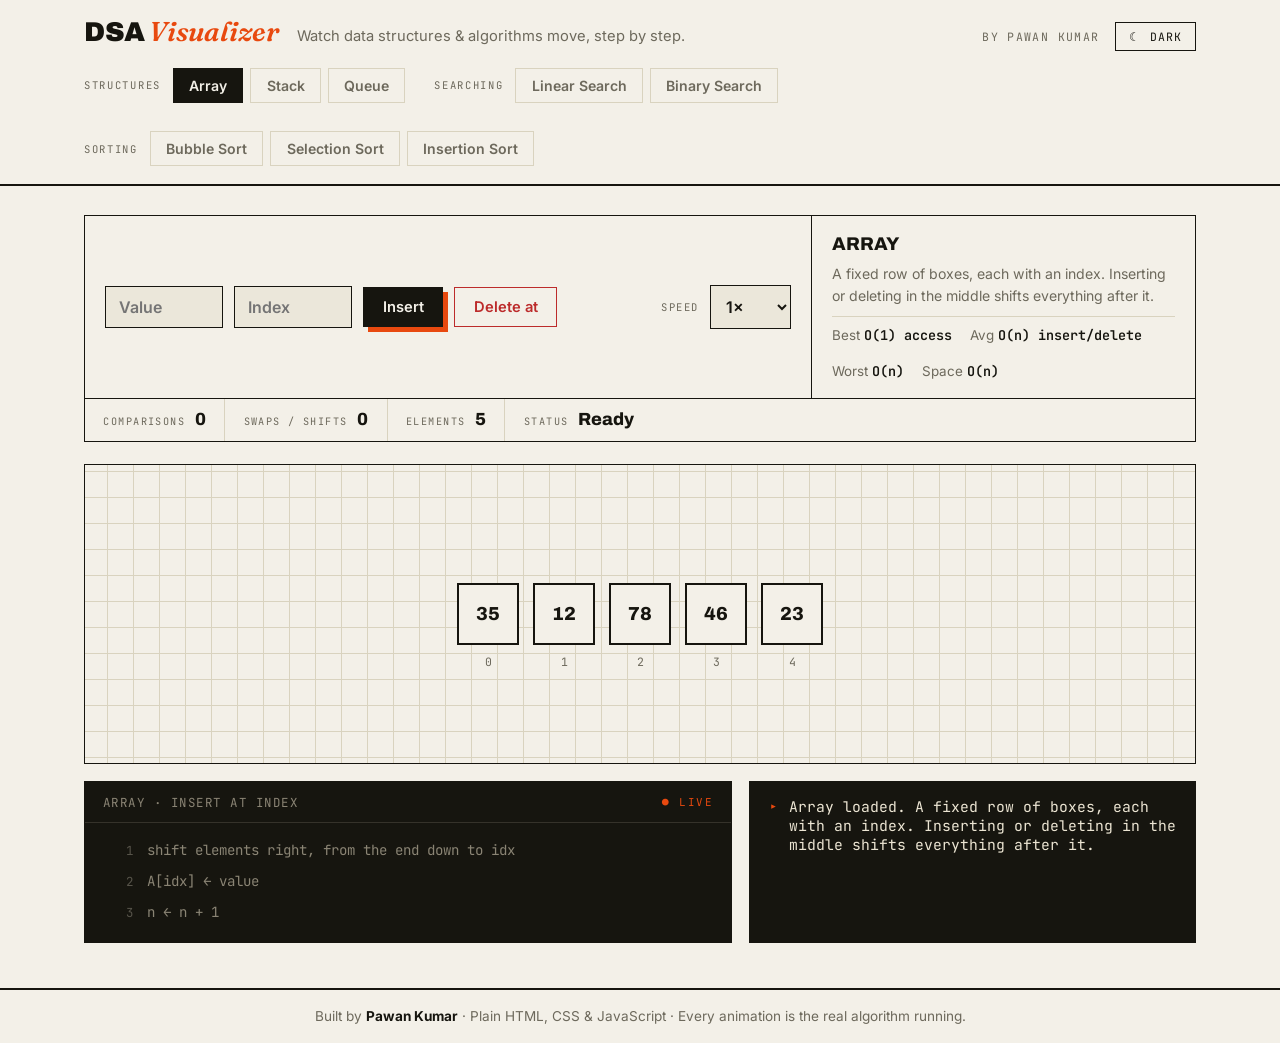
<file: DSA Visualizer/index.html>
<!DOCTYPE html>
<html lang="en">

<head>
    <meta charset="UTF-8">
    <meta name="viewport" content="width=device-width, initial-scale=1.0">
    <title>DSA Visualizer — by Pawan Kumar</title>
    <meta name="description" content="Watch data structures and algorithms move step by step: arrays, stacks, queues, searching and sorting — visualised live.">
    <link rel="preconnect" href="https://fonts.googleapis.com">
    <link rel="preconnect" href="https://fonts.gstatic.com" crossorigin>
    <link href="https://fonts.googleapis.com/css2?family=Archivo:wght@600;700;800;900&family=Fraunces:ital,opsz,wght@1,9..144,500;600&family=Inter:wght@400;500;600;700&family=JetBrains+Mono:wght@400;600&display=swap" rel="stylesheet">
    <style>
        /* ============================================================
           Editorial design system — shared with the SMS web UI.
           Warm paper, black ink, hairline rules, one vermilion accent.
           No gradients, no glass, no glow: print, not AI slop.
           ============================================================ */

        :root {
            --paper: #f3f0e8;
            --paper-2: #ebe7da;
            --ink: #16150f;
            --muted: #6d695c;
            --line: #d9d3bf;
            --rule: #16150f;
            --accent: #e8490f;
            --good: #2e7d4f;
            --warn: #bd7f0e;
            --bad: #bc2b2b;
            --code-bg: #16150f;
            --code-ink: #ece5d3;
            --code-dim: #8a8474;
            --shadow: 5px 5px 0 var(--accent);
            --ease: cubic-bezier(0.22, 1, 0.36, 1);
        }

        [data-theme="dark"] {
            --paper: #131311;
            --paper-2: #1b1b18;
            --ink: #ece7da;
            --muted: #98937f;
            --line: #2e2d26;
            --rule: #ece7da;
            --accent: #ff5a1f;
            --good: #4cb67d;
            --warn: #e0a33c;
            --bad: #e05d5d;
            --code-bg: #0a0a09;
            --code-ink: #ece5d3;
            --code-dim: #7d7867;
            --shadow: 5px 5px 0 var(--accent);
        }

        * {
            box-sizing: border-box;
            margin: 0;
            padding: 0;
        }

        html {
            scroll-behavior: smooth;
        }

        body {
            font-family: "Inter", "Segoe UI", system-ui, sans-serif;
            background: var(--paper);
            color: var(--ink);
            min-height: 100vh;
            display: flex;
            flex-direction: column;
            transition: background 0.3s ease, color 0.3s ease;
        }

        ::selection {
            background: var(--accent);
            color: #fff;
        }

        button, input, select {
            font-family: inherit;
        }

        /* ---------- header ---------- */

        header {
            border-bottom: 2px solid var(--rule);
            position: sticky;
            top: 0;
            z-index: 50;
            background: var(--paper);
        }

        .header-in {
            max-width: 1160px;
            margin: 0 auto;
            padding: 1.15rem 1.5rem 1.05rem;
            display: flex;
            align-items: baseline;
            gap: 1.1rem;
            flex-wrap: wrap;
        }

        .brand {
            font-family: "Archivo", "Inter", sans-serif;
            font-size: 1.7rem;
            font-weight: 900;
            letter-spacing: -0.015em;
            text-transform: uppercase;
            line-height: 1;
        }

        .brand em {
            font-family: "Fraunces", Georgia, serif;
            font-style: italic;
            font-weight: 600;
            text-transform: none;
            letter-spacing: 0;
            color: var(--accent);
        }

        .tagline {
            color: var(--muted);
            font-size: 0.92rem;
        }

        .credit {
            margin-left: auto;
            font-family: "JetBrains Mono", monospace;
            font-size: 0.72rem;
            letter-spacing: 0.12em;
            color: var(--muted);
            text-transform: uppercase;
            display: flex;
            align-items: center;
            gap: 1rem;
        }

        .theme-btn {
            border: 1.5px solid var(--rule);
            background: transparent;
            color: var(--ink);
            padding: 0.38rem 0.8rem;
            cursor: pointer;
            font-family: "JetBrains Mono", monospace;
            font-size: 0.72rem;
            letter-spacing: 0.1em;
            text-transform: uppercase;
            transition: background 0.18s ease, color 0.18s ease;
        }

        .theme-btn:hover {
            background: var(--ink);
            color: var(--paper);
        }

        /* ---------- tabs ---------- */

        .tabs-wrap {
            max-width: 1160px;
            margin: 0 auto;
            padding: 0 1.5rem 1.15rem;
            display: flex;
            gap: 1.8rem;
            flex-wrap: wrap;
        }

        .tab-group {
            display: flex;
            align-items: center;
            gap: 0.45rem;
            flex-wrap: wrap;
        }

        .tab-group-label {
            font-family: "JetBrains Mono", monospace;
            font-size: 0.66rem;
            letter-spacing: 0.16em;
            color: var(--muted);
            text-transform: uppercase;
            margin-right: 0.3rem;
        }

        .tab-btn {
            background: transparent;
            color: var(--muted);
            border: 1.5px solid var(--line);
            padding: 0.48rem 0.95rem;
            border-radius: 0;
            cursor: pointer;
            font: inherit;
            font-weight: 600;
            font-size: 0.88rem;
            transition: color 0.18s ease, border-color 0.18s ease, background 0.18s ease;
        }

        .tab-btn:hover:not(:disabled) {
            color: var(--ink);
            border-color: var(--rule);
        }

        .tab-btn.active {
            background: var(--ink);
            border-color: var(--ink);
            color: var(--paper);
        }

        .tab-btn:disabled {
            opacity: 0.4;
            cursor: not-allowed;
        }

        /* ---------- layout ---------- */

        main {
            flex: 1;
            width: 100%;
            max-width: 1160px;
            margin: 0 auto;
            padding: 1.8rem 1.5rem 2.8rem;
        }

        .meta-grid {
            display: grid;
            grid-template-columns: 1.9fr 1fr;
            gap: 0;
            margin-bottom: 0;
            border: 1.5px solid var(--rule);
        }

        @media (max-width: 820px) {
            .meta-grid {
                grid-template-columns: 1fr;
            }
        }

        .card {
            background: var(--paper);
            border: 1.5px solid var(--rule);
        }

        .meta-grid .card {
            border: none;
        }

        .meta-grid .control-panel {
            border-right: 1.5px solid var(--rule);
        }

        @media (max-width: 820px) {
            .meta-grid .control-panel {
                border-right: none;
                border-bottom: 1.5px solid var(--rule);
            }
        }

        /* ---------- controls ---------- */

        .control-panel {
            padding: 1.15rem 1.25rem;
            display: flex;
            gap: 0.7rem;
            flex-wrap: wrap;
            align-items: center;
        }

        .control-panel .spacer {
            flex: 1;
        }

        .field-label {
            font-family: "JetBrains Mono", monospace;
            font-size: 0.66rem;
            letter-spacing: 0.14em;
            text-transform: uppercase;
            color: var(--muted);
        }

        input[type="number"] {
            background: var(--paper-2);
            border: 1.5px solid var(--rule);
            color: var(--ink);
            padding: 0.6rem 0.8rem;
            border-radius: 0;
            outline: none;
            font: inherit;
            font-weight: 600;
            width: 118px;
            transition: box-shadow 0.18s ease;
        }

        input[type="number"]:focus {
            box-shadow: 3px 3px 0 var(--accent);
        }

        select {
            background: var(--paper-2);
            border: 1.5px solid var(--rule);
            color: var(--ink);
            padding: 0.6rem 0.7rem;
            border-radius: 0;
            outline: none;
            font: inherit;
            font-weight: 600;
            cursor: pointer;
        }

        .btn {
            border: 1.5px solid var(--rule);
            background: var(--paper);
            color: var(--ink);
            padding: 0.6rem 1.15rem;
            border-radius: 0;
            cursor: pointer;
            font: inherit;
            font-weight: 600;
            font-size: 0.92rem;
            transition: background 0.18s ease, color 0.18s ease, transform 0.15s var(--ease), box-shadow 0.15s var(--ease), opacity 0.2s ease;
        }

        .btn:hover:not(:disabled) {
            background: var(--ink);
            color: var(--paper);
        }

        .btn:active:not(:disabled) {
            transform: translate(2px, 2px);
        }

        .btn.primary {
            background: var(--ink);
            color: var(--paper);
            box-shadow: var(--shadow);
        }

        .btn.primary:hover:not(:disabled) {
            background: var(--accent);
            border-color: var(--accent);
            color: #fff;
        }

        .btn.danger {
            border-color: var(--bad);
            color: var(--bad);
            background: transparent;
        }

        .btn.danger:hover:not(:disabled) {
            background: var(--bad);
            color: #fff;
        }

        .btn:disabled {
            opacity: 0.38;
            cursor: not-allowed;
        }

        /* ---------- info card ---------- */

        .info-card {
            padding: 1.15rem 1.25rem;
            display: flex;
            flex-direction: column;
            gap: 0.55rem;
            justify-content: center;
        }

        .info-title {
            font-family: "Archivo", "Inter", sans-serif;
            font-weight: 800;
            font-size: 1.15rem;
            letter-spacing: 0;
            text-transform: uppercase;
        }

        .info-blurb {
            color: var(--muted);
            font-size: 0.88rem;
            line-height: 1.55;
        }

        .cx-row {
            display: flex;
            gap: 1.1rem;
            flex-wrap: wrap;
            font-size: 0.84rem;
            color: var(--muted);
            border-top: 1px solid var(--line);
            padding-top: 0.6rem;
        }

        .cx-row b {
            color: var(--ink);
            font-family: "JetBrains Mono", monospace;
            font-weight: 600;
            font-size: 0.84rem;
        }

        /* ---------- stats ---------- */

        .stats {
            display: flex;
            flex-wrap: wrap;
            border: 1.5px solid var(--rule);
            border-top: none;
            margin-bottom: 1.4rem;
            background: var(--paper);
        }

        .stat {
            padding: 0.7rem 1.15rem;
            display: flex;
            align-items: baseline;
            gap: 0.6rem;
            border-right: 1px solid var(--line);
        }

        .stat:last-child {
            border-right: none;
        }

        .stat .k {
            font-family: "JetBrains Mono", monospace;
            font-size: 0.64rem;
            letter-spacing: 0.14em;
            text-transform: uppercase;
            color: var(--muted);
        }

        .stat .v {
            font-family: "Archivo", "Inter", sans-serif;
            font-weight: 800;
            font-size: 1.1rem;
        }

        /* ---------- stage ---------- */

        .stage {
            min-height: 300px;
            padding: 3rem 2rem;
            display: flex;
            align-items: center;
            justify-content: center;
            gap: 14px;
            overflow-x: auto;
            background-image:
                linear-gradient(var(--line) 1px, transparent 1px),
                linear-gradient(90deg, var(--line) 1px, transparent 1px);
            background-size: 26px 26px;
            background-position: center;
        }

        .stage.stack-layout {
            flex-direction: column-reverse;
            justify-content: flex-start;
            align-items: center;
        }

        .node {
            width: 62px;
            height: 62px;
            flex-shrink: 0;
            background: var(--paper);
            border: 2px solid var(--rule);
            border-radius: 0;
            display: flex;
            align-items: center;
            justify-content: center;
            font-family: "Archivo", "Inter", sans-serif;
            font-weight: 800;
            font-size: 1.18rem;
            position: relative;
            transition: transform 0.28s var(--ease), background 0.25s ease, border-color 0.25s ease, opacity 0.3s ease, box-shadow 0.25s ease;
        }

        .node .index {
            position: absolute;
            bottom: -26px;
            left: 0;
            right: 0;
            text-align: center;
            font-family: "JetBrains Mono", monospace;
            font-size: 0.72rem;
            font-weight: 400;
            color: var(--muted);
        }

        .stage.stack-layout .node .index {
            left: -38px;
            right: auto;
            bottom: auto;
        }

        .node .label {
            position: absolute;
            top: -27px;
            left: 50%;
            transform: translateX(-50%);
            font-family: "JetBrains Mono", monospace;
            font-size: 0.7rem;
            font-weight: 600;
            letter-spacing: 0.06em;
            color: var(--accent);
            white-space: nowrap;
        }

        .stage.stack-layout .node .label {
            top: auto;
            left: auto;
            right: -64px;
            transform: none;
        }

        .node.compare {
            background: var(--warn);
            border-color: var(--rule);
            color: #16150f;
            transform: translateY(-8px);
        }

        .node.swap {
            background: var(--accent);
            border-color: var(--rule);
            color: #fff;
            transform: translateY(-8px);
        }

        .node.found {
            background: var(--good);
            border-color: var(--rule);
            color: #fff;
            transform: scale(1.14);
            box-shadow: 5px 5px 0 var(--rule);
        }

        .node.sorted {
            background: var(--paper-2);
            border-color: var(--good);
            color: var(--good);
        }

        .node.key {
            border-color: var(--accent);
            box-shadow: 0 0 0 2px var(--paper), 0 0 0 4px var(--accent);
            transform: translateY(-10px);
        }

        .node.eliminated {
            opacity: 0.22;
            transform: scale(0.9);
        }

        .node.enter {
            animation: nodeIn 0.35s var(--ease);
        }

        @keyframes nodeIn {
            from { transform: translateY(-16px) scale(0.8); opacity: 0; }
            to { transform: translateY(0) scale(1); opacity: 1; }
        }

        /* ---------- status console ---------- */

        .status {
            margin-top: 1.1rem;
            background: var(--code-bg);
            border: 1.5px solid var(--rule);
            border-radius: 0;
            padding: 0.9rem 1.15rem;
            font-family: "JetBrains Mono", monospace;
            font-size: 0.92rem;
            color: var(--code-ink);
            display: flex;
            gap: 0.7rem;
            align-items: baseline;
            min-height: 3rem;
        }

        .status::before {
            content: "▸";
            color: var(--accent);
            font-weight: 600;
        }

        footer {
            border-top: 2px solid var(--rule);
            padding: 1.15rem 1.5rem;
            text-align: center;
            color: var(--muted);
            font-size: 0.85rem;
        }

        footer b {
            color: var(--ink);
        }

        /* ---------- transport (step controls) ---------- */

        .transport {
            margin-top: 1.1rem;
            background: var(--paper);
            border: 1.5px solid var(--rule);
            border-radius: 0;
            padding: 0.75rem 1rem;
            display: flex;
            align-items: center;
            gap: 0.8rem;
        }

        .transport[hidden] {
            display: none;
        }

        .tbtn {
            padding: 0.55rem 0.95rem;
            flex-shrink: 0;
        }

        .transport input[type="range"] {
            flex: 1;
            accent-color: var(--accent);
            cursor: pointer;
            min-width: 80px;
        }

        .tlabel {
            font-family: "JetBrains Mono", monospace;
            font-size: 0.82rem;
            color: var(--muted);
            white-space: nowrap;
        }

        /* ---------- pseudocode panel ---------- */

        .lower-grid {
            display: grid;
            grid-template-columns: 1.45fr 1fr;
            gap: 1.1rem;
            margin-top: 1.1rem;
            align-items: stretch;
        }

        @media (max-width: 820px) {
            .lower-grid {
                grid-template-columns: 1fr;
            }
        }

        .lower-grid .status {
            margin-top: 0;
            height: 100%;
        }

        .code-card {
            background: var(--code-bg);
            padding: 0;
            overflow: hidden;
            border-color: var(--rule);
        }

        .code-head {
            display: flex;
            justify-content: space-between;
            align-items: center;
            padding: 0.7rem 1.1rem;
            border-bottom: 1px solid #35322a;
            font-family: "JetBrains Mono", monospace;
            font-size: 0.78rem;
            letter-spacing: 0.12em;
            text-transform: uppercase;
            color: var(--code-dim);
        }

        .code-live {
            color: var(--accent);
            font-size: 0.68rem;
            animation: codeBlink 1.6s ease-in-out infinite;
        }

        @keyframes codeBlink {
            0%, 100% { opacity: 1; }
            50% { opacity: 0.3; }
        }

        .code-lines {
            list-style: none;
            counter-reset: code;
            padding: 0.8rem 0.7rem 0.9rem;
            font-family: "JetBrains Mono", monospace;
            font-size: 0.88rem;
            line-height: 1.55;
            overflow-x: auto;
        }

        .code-lines li {
            counter-increment: code;
            padding: 0.28rem 0.7rem 0.28rem 0.5rem;
            border-left: 3px solid transparent;
            color: var(--code-dim);
            white-space: pre;
            transition: background 0.25s ease, color 0.25s ease, border-color 0.25s ease;
        }

        .code-lines li::before {
            content: counter(code);
            display: inline-block;
            width: 1.6rem;
            margin-right: 0.9rem;
            text-align: right;
            color: #57544a;
            font-size: 0.78rem;
        }

        .code-lines li.active {
            background: var(--code-ink);
            border-left-color: var(--accent);
            color: var(--code-bg);
        }

        .code-lines li.active::before {
            color: var(--accent);
        }

        @media (prefers-reduced-motion: reduce) {
            .node, .btn, .tab-btn {
                transition: none;
            }
            .node.enter {
                animation: none;
            }
        }
    </style>
</head>

<body>

    <header>
        <div class="header-in">
            <p class="brand">DSA <em>Visualizer</em></p>
            <p class="tagline">Watch data structures &amp; algorithms move, step by step.</p>
            <p class="credit"><span>By Pawan Kumar</span><button class="theme-btn" id="themeToggle" type="button">☾ Dark</button></p>
        </div>
        <nav class="tabs-wrap" aria-label="Choose a data structure or algorithm">
            <div class="tab-group">
                <span class="tab-group-label">Structures</span>
                <button class="tab-btn" data-mode="array">Array</button>
                <button class="tab-btn" data-mode="stack">Stack</button>
                <button class="tab-btn" data-mode="queue">Queue</button>
            </div>
            <div class="tab-group">
                <span class="tab-group-label">Searching</span>
                <button class="tab-btn" data-mode="linear">Linear Search</button>
                <button class="tab-btn" data-mode="binary">Binary Search</button>
            </div>
            <div class="tab-group">
                <span class="tab-group-label">Sorting</span>
                <button class="tab-btn" data-mode="bubble">Bubble Sort</button>
                <button class="tab-btn" data-mode="selection">Selection Sort</button>
                <button class="tab-btn" data-mode="insertion">Insertion Sort</button>
            </div>
        </nav>
    </header>

    <main>
        <div class="meta-grid">
            <div class="card control-panel" id="controls"></div>
            <div class="card info-card" id="info-box"></div>
        </div>

        <div class="stats" aria-label="Run statistics">
            <div class="stat"><span class="k">Comparisons</span><span class="v" id="stat-comp">0</span></div>
            <div class="stat"><span class="k">Swaps / Shifts</span><span class="v" id="stat-swap">0</span></div>
            <div class="stat"><span class="k">Elements</span><span class="v" id="stat-size">0</span></div>
            <div class="stat"><span class="k">Status</span><span class="v" id="stat-state">Ready</span></div>
        </div>

        <div class="card stage" id="stage"></div>

        <div class="transport" id="transport" hidden>
            <button class="btn tbtn" id="tBack" aria-label="Previous step">⏮</button>
            <button class="btn primary tbtn" id="tPlay">⏸ Pause</button>
            <button class="btn tbtn" id="tFwd" aria-label="Next step">⏭</button>
            <input type="range" id="tSlider" min="0" max="0" value="0" step="1" aria-label="Scrub through steps">
            <span class="tlabel" id="tLabel">Step 0 / 0</span>
        </div>

        <div class="lower-grid">
            <div class="card code-card">
                <div class="code-head"><span id="codeTitle">Pseudocode</span><span class="code-live">● LIVE</span></div>
                <ol class="code-lines" id="codeLines"></ol>
            </div>
            <p class="status" id="status">Pick a structure or algorithm above to get started.</p>
        </div>
    </main>

    <footer>
        Built by <b>Pawan Kumar</b> · Plain HTML, CSS &amp; JavaScript · Every animation is the real algorithm running.
    </footer>

    <script>
        "use strict";

        /* ================= mode catalogue ================= */

        const MODES = {
            array: {
                name: "Array",
                blurb: "A fixed row of boxes, each with an index. Inserting or deleting in the middle shifts everything after it.",
                best: "O(1) access", avg: "O(n) insert/delete", worst: "O(n)", space: "O(n)",
                seed: [35, 12, 78, 46, 23]
            },
            stack: {
                name: "Stack",
                blurb: "Last in, first out — like a pile of plates. You can only add or remove from the top.",
                best: "O(1) push/pop", avg: "O(1)", worst: "O(1)", space: "O(n)",
                seed: [10, 20, 30]
            },
            queue: {
                name: "Queue",
                blurb: "First in, first out — like a line at a counter. New items join the rear, items leave from the front.",
                best: "O(1) enqueue/dequeue", avg: "O(1)", worst: "O(1)", space: "O(n)",
                seed: [10, 20, 30]
            },
            linear: {
                name: "Linear Search",
                blurb: "Check every element one by one, left to right, until the target turns up — or doesn't.",
                best: "O(1)", avg: "O(n)", worst: "O(n)", space: "O(1)",
                seed: [54, 12, 89, 34, 67, 21]
            },
            binary: {
                name: "Binary Search",
                blurb: "Only works on a sorted array. Halve the search range every step by checking the middle element.",
                best: "O(1)", avg: "O(log n)", worst: "O(log n)", space: "O(1)",
                seed: [12, 22, 34, 45, 57, 68, 71, 85, 99]
            },
            bubble: {
                name: "Bubble Sort",
                blurb: "Neighbouring pairs are compared and swapped if out of order. The largest unsorted value bubbles to the end each pass.",
                best: "O(n)", avg: "O(n²)", worst: "O(n²)", space: "O(1)",
                seed: [54, 12, 89, 34, 67, 21]
            },
            selection: {
                name: "Selection Sort",
                blurb: "Scan the unsorted part for the smallest value and swap it into place, one position at a time.",
                best: "O(n²)", avg: "O(n²)", worst: "O(n²)", space: "O(1)",
                seed: [54, 12, 89, 34, 67, 21]
            },
            insertion: {
                name: "Insertion Sort",
                blurb: "Take one element at a time and slide it left into its correct place in the already-sorted part.",
                best: "O(n)", avg: "O(n²)", worst: "O(n²)", space: "O(1)",
                seed: [54, 12, 89, 34, 67, 21]
            }
        };

        const SORTS = ["bubble", "selection", "insertion"];
        const SEARCHES = ["linear", "binary"];

        /* ================= state ================= */

        let mode = "array";
        let data = [];
        let busy = false;
        let delayFactor = 1;           // chosen from the speed <select>: 2 = 0.5x, 1 = 1x, 0.5 = 2x
        let stats = { comp: 0, swap: 0 };

        const stage = document.getElementById("stage");
        const controlsEl = document.getElementById("controls");
        const infoEl = document.getElementById("info-box");
        const statusEl = document.getElementById("status");
        const statComp = document.getElementById("stat-comp");
        const statSwap = document.getElementById("stat-swap");
        const statSize = document.getElementById("stat-size");
        const statState = document.getElementById("stat-state");

        /* ================= helpers ================= */

        const sleep = ms => new Promise(res => setTimeout(res, ms * delayFactor));
        const rand = (min, max) => Math.floor(Math.random() * (max - min + 1)) + min;

        function say(msg) { statusEl.textContent = msg; }

        function syncStats() {
            statComp.textContent = stats.comp;
            statSwap.textContent = stats.swap;
            statSize.textContent = data.length;
            statState.textContent = busy ? "Running…" : "Ready";
        }

        function resetStats() {
            stats = { comp: 0, swap: 0 };
            syncStats();
        }

        function setBusy(on) {
            busy = on;
            document.querySelectorAll(".tab-btn, .ctl").forEach(el => { el.disabled = on; });
            syncStats();
        }

        function readNumber(id) {
            const el = document.getElementById(id);
            if (!el) return NaN;
            const v = parseInt(el.value, 10);
            return Number.isNaN(v) ? NaN : v;
        }

        /* ================= rendering ================= */

        // marks: { index: "compare" | "swap" | "found" | "sorted" | "key" | "eliminated" }
        // labels: { index: "text shown above the node" }
        function paint(marks = {}, labels = {}, enterIdx = -1, arr = null) {
            const view = arr || data;
            stage.innerHTML = "";
            stage.classList.toggle("stack-layout", mode === "stack");

            const autoLabels = {};
            if (mode === "stack" && view.length) autoLabels[view.length - 1] = "TOP";
            if (mode === "queue" && view.length) {
                autoLabels[0] = view.length === 1 ? "FRONT · REAR" : "FRONT";
                if (view.length > 1) autoLabels[view.length - 1] = "REAR";
            }
            const allLabels = Object.assign({}, autoLabels, labels);

            view.forEach((val, idx) => {
                const node = document.createElement("div");
                node.className = "node" + (marks[idx] ? " " + marks[idx] : "") + (idx === enterIdx ? " enter" : "");
                node.innerHTML = `<span>${val}</span><span class="index">${idx}</span>`;
                if (allLabels[idx]) {
                    const lab = document.createElement("span");
                    lab.className = "label";
                    lab.textContent = allLabels[idx];
                    node.appendChild(lab);
                }
                stage.appendChild(node);
            });
            syncStats();
        }

        function renderInfo() {
            const m = MODES[mode];
            infoEl.innerHTML = `
                <p class="info-title">${m.name}</p>
                <p class="info-blurb">${m.blurb}</p>
                <div class="cx-row">
                    <span>Best <b>${m.best}</b></span>
                    <span>Avg <b>${m.avg}</b></span>
                    <span>Worst <b>${m.worst}</b></span>
                    <span>Space <b>${m.space}</b></span>
                </div>`;
        }

        function speedControl() {
            return `
                <span class="spacer"></span>
                <label class="field-label" for="speedSel">Speed</label>
                <select id="speedSel" class="ctl">
                    <option value="2">0.5×</option>
                    <option value="1" selected>1×</option>
                    <option value="0.5">2×</option>
                    <option value="0.25">4×</option>
                </select>`;
        }

        function renderControls() {
            let html = "";
            if (mode === "array") {
                html = `
                    <input type="number" id="inVal" class="ctl" placeholder="Value" aria-label="Value">
                    <input type="number" id="inIdx" class="ctl" placeholder="Index" aria-label="Index">
                    <button class="btn primary ctl" id="btnInsert">Insert</button>
                    <button class="btn danger ctl" id="btnDelete">Delete at</button>`;
            } else if (mode === "stack") {
                html = `
                    <input type="number" id="inVal" class="ctl" placeholder="Value" aria-label="Value">
                    <button class="btn primary ctl" id="btnPush">Push</button>
                    <button class="btn danger ctl" id="btnPop">Pop</button>
                    <button class="btn ctl" id="btnPeek">Peek</button>`;
            } else if (mode === "queue") {
                html = `
                    <input type="number" id="inVal" class="ctl" placeholder="Value" aria-label="Value">
                    <button class="btn primary ctl" id="btnEnqueue">Enqueue</button>
                    <button class="btn danger ctl" id="btnDequeue">Dequeue</button>`;
            } else if (SEARCHES.includes(mode)) {
                html = `
                    <input type="number" id="inVal" class="ctl" placeholder="Target" aria-label="Target value">
                    <button class="btn primary ctl" id="btnSearch">Search</button>
                    <button class="btn ctl" id="btnRandom">🎲 Random data</button>
                    <button class="btn ctl" id="btnReset">Reset</button>`;
            } else if (SORTS.includes(mode)) {
                html = `
                    <button class="btn primary ctl" id="btnSort">▶ Sort</button>
                    <button class="btn ctl" id="btnRandom">🎲 Random data</button>
                    <button class="btn ctl" id="btnReset">Reset</button>`;
            }
            controlsEl.innerHTML = html + speedControl();

            document.getElementById("speedSel").addEventListener("change", e => {
                delayFactor = parseFloat(e.target.value);
            });

            const on = (id, fn) => {
                const el = document.getElementById(id);
                if (el) el.addEventListener("click", fn);
            };
            on("btnInsert", arrayInsert);
            on("btnDelete", arrayDelete);
            on("btnPush", stackPush);
            on("btnPop", stackPop);
            on("btnPeek", stackPeek);
            on("btnEnqueue", queueEnqueue);
            on("btnDequeue", queueDequeue);
            on("btnSearch", runSearch);
            on("btnSort", runSort);
            on("btnRandom", randomData);
            on("btnReset", () => loadMode(mode));
        }

        function loadMode(next) {
            if (busy) return;
            mode = next;
            data = MODES[mode].seed.slice();
            resetStats();
            document.querySelectorAll(".tab-btn").forEach(b => {
                b.classList.toggle("active", b.dataset.mode === mode);
            });
            clearTrace();
            renderControls();
            renderInfo();
            paint();
            showCode(DEFAULT_CODE[mode], -1);
            say(`${MODES[mode].name} loaded. ${MODES[mode].blurb}`);
        }

        function randomData() {
            if (busy) return;
            const n = rand(6, 9);
            const fresh = new Set();
            while (fresh.size < n) fresh.add(rand(5, 99));
            data = [...fresh];
            if (mode === "binary") data.sort((a, b) => a - b);
            clearTrace();
            resetStats();
            paint();
            say(`New random data generated (${n} elements)${mode === "binary" ? ", sorted for binary search" : ""}.`);
        }

        /* ================= array ================= */

        function arrayInsert() {
            const val = readNumber("inVal");
            const idx = readNumber("inIdx");
            if (Number.isNaN(val)) return say("Type a value to insert first.");
            if (Number.isNaN(idx) || idx < 0 || idx > data.length) {
                return say(`Index must be between 0 and ${data.length} (the end).`);
            }
            data.splice(idx, 0, val);
            paint({}, {}, idx);
            showCode("array-insert", 1);
            say(`Inserted ${val} at index ${idx}. Elements after it shifted one place right.`);
        }

        function arrayDelete() {
            const idx = readNumber("inIdx");
            if (Number.isNaN(idx) || idx < 0 || idx >= data.length) {
                return say(`Index must be between 0 and ${data.length - 1}.`);
            }
            const [removed] = data.splice(idx, 1);
            paint();
            showCode("array-delete", 1);
            say(`Deleted ${removed} from index ${idx}. Elements after it shifted one place left.`);
        }

        /* ================= stack ================= */

        function stackPush() {
            const val = readNumber("inVal");
            if (Number.isNaN(val)) return say("Type a value to push first.");
            data.push(val);
            paint({}, {}, data.length - 1);
            showCode("stack-push", 2);
            say(`Pushed ${val}. It is now the top of the stack.`);
        }

        function stackPeek() {
            if (!data.length) return say("Stack is empty — nothing to peek at.");
            paint({ [data.length - 1]: "compare" });
            showCode("stack-peek", 1);
            say(`Peek: the top element is ${data[data.length - 1]} (it stays on the stack).`);
        }

        async function stackPop() {
            if (!data.length) return say("Stack underflow — the stack is already empty.");
            setBusy(true);
            const top = data.length - 1;
            paint({ [top]: "swap" }, { [top]: "POPPING" });
            await sleep(650);
            const val = data.pop();
            paint();
            setBusy(false);
            showCode("stack-pop", 1);
            say(`Popped ${val}. ${data.length ? `New top is ${data[data.length - 1]}.` : "The stack is now empty."}`);
        }

        /* ================= queue ================= */

        function queueEnqueue() {
            const val = readNumber("inVal");
            if (Number.isNaN(val)) return say("Type a value to enqueue first.");
            data.push(val);
            paint({}, {}, data.length - 1);
            showCode("queue-enqueue", 1);
            say(`Enqueued ${val} at the rear.`);
        }

        async function queueDequeue() {
            if (!data.length) return say("Queue underflow — the queue is already empty.");
            setBusy(true);
            paint({ 0: "swap" }, { 0: "DEQUEUING" });
            await sleep(650);
            const val = data.shift();
            paint();
            setBusy(false);
            showCode("queue-dequeue", 1);
            say(`Dequeued ${val} from the front. ${data.length ? `New front is ${data[0]}.` : "The queue is now empty."}`);
        }

        /* ================= pseudocode ================= */

        const CODE = {
            "array-insert": { title: "Array · Insert at index", lines: [
                "shift elements right, from the end down to idx",
                "A[idx] ← value",
                "n ← n + 1"
            ]},
            "array-delete": { title: "Array · Delete at index", lines: [
                "removed ← A[idx]",
                "shift elements left to fill the gap",
                "n ← n − 1"
            ]},
            "stack-push": { title: "Stack · Push", lines: [
                "if top = capacity − 1 → overflow",
                "top ← top + 1",
                "A[top] ← value"
            ]},
            "stack-pop": { title: "Stack · Pop", lines: [
                "if top = −1 → underflow",
                "value ← A[top]",
                "top ← top − 1",
                "return value"
            ]},
            "stack-peek": { title: "Stack · Peek", lines: [
                "if top = −1 → stack is empty",
                "return A[top]        (nothing is removed)"
            ]},
            "queue-enqueue": { title: "Queue · Enqueue", lines: [
                "rear ← rear + 1",
                "A[rear] ← value"
            ]},
            "queue-dequeue": { title: "Queue · Dequeue", lines: [
                "if front > rear → underflow",
                "value ← A[front]",
                "front ← front + 1",
                "return value"
            ]},
            linear: { title: "Linear Search · Pseudocode", lines: [
                "for i ← 0 to n − 1",
                "    if A[i] = target",
                "        return i",
                "return “not found”"
            ]},
            binary: { title: "Binary Search · Pseudocode", lines: [
                "low ← 0,  high ← n − 1",
                "while low ≤ high",
                "    mid ← ⌊(low + high) / 2⌋",
                "    if A[mid] = target → return mid",
                "    else if A[mid] < target → low ← mid + 1",
                "    else → high ← mid − 1",
                "return “not found”"
            ]},
            bubble: { title: "Bubble Sort · Pseudocode", lines: [
                "for i ← 0 to n − 2",
                "    for j ← 0 to n − i − 2",
                "        if A[j] > A[j + 1]",
                "            swap A[j] and A[j + 1]"
            ]},
            selection: { title: "Selection Sort · Pseudocode", lines: [
                "for i ← 0 to n − 2",
                "    min ← i",
                "    for j ← i + 1 to n − 1",
                "        if A[j] < A[min] → min ← j",
                "    swap A[i] and A[min]"
            ]},
            insertion: { title: "Insertion Sort · Pseudocode", lines: [
                "for i ← 1 to n − 1",
                "    key ← A[i],  j ← i − 1",
                "    while j ≥ 0 and A[j] > key",
                "        A[j + 1] ← A[j],  j ← j − 1",
                "    A[j + 1] ← key"
            ]}
        };

        const DEFAULT_CODE = {
            array: "array-insert", stack: "stack-push", queue: "queue-enqueue",
            linear: "linear", binary: "binary",
            bubble: "bubble", selection: "selection", insertion: "insertion"
        };

        const codeTitle = document.getElementById("codeTitle");
        const codeLines = document.getElementById("codeLines");
        let codeKey = null;

        function showCode(key, lineIdx) {
            const block = CODE[key];
            if (!block) return;
            if (key !== codeKey) {
                codeKey = key;
                codeTitle.textContent = block.title;
                codeLines.innerHTML = block.lines.map(l => `<li>${l}</li>`).join("");
            }
            [...codeLines.children].forEach((li, i) => {
                li.classList.toggle("active", i === lineIdx);
            });
        }

        /* ================= step traces + player =================
           Searches and sorts are recorded as a list of steps first,
           then played back — so you can pause, step and scrub. */

        let trace = null;        // array of steps for the current run
        let traceIdx = 0;
        let traceTimer = null;
        let playing = false;
        let runBase = null;      // the data as it was when the run started

        const transport = document.getElementById("transport");
        const tPlay = document.getElementById("tPlay");
        const tBack = document.getElementById("tBack");
        const tFwd = document.getElementById("tFwd");
        const tSlider = document.getElementById("tSlider");
        const tLabel = document.getElementById("tLabel");

        function stepMs() { return 850 * delayFactor; }

        function clearTrace() {
            pauseTrace();
            trace = null;
            runBase = null;
            traceIdx = 0;
            transport.hidden = true;
        }

        function beginTrace(steps, base) {
            pauseTrace();
            trace = steps;
            runBase = base;
            data = base.slice();
            traceIdx = 0;
            transport.hidden = false;
            tSlider.max = steps.length - 1;
            renderStep();
            playTrace();
        }

        function renderStep() {
            if (!trace) return;
            const s = trace[traceIdx];
            stats.comp = s.comp;
            stats.swap = s.swap;
            paint(s.marks, s.labels, -1, s.data);
            say(s.msg);
            showCode(mode, s.line);
            tSlider.value = traceIdx;
            tLabel.textContent = `Step ${traceIdx + 1} / ${trace.length}`;
            tBack.disabled = traceIdx === 0;
            tFwd.disabled = traceIdx === trace.length - 1;
        }

        function playTrace() {
            if (!trace || traceIdx >= trace.length - 1) return;
            playing = true;
            tPlay.textContent = "⏸ Pause";
            const tick = () => {
                if (!playing) return;
                if (traceIdx < trace.length - 1) {
                    traceIdx++;
                    renderStep();
                    traceTimer = setTimeout(tick, stepMs());
                } else {
                    pauseTrace();
                }
            };
            traceTimer = setTimeout(tick, stepMs());
        }

        function pauseTrace() {
            playing = false;
            if (traceTimer) clearTimeout(traceTimer);
            traceTimer = null;
            if (tPlay) tPlay.textContent = "▶ Play";
        }

        tPlay.addEventListener("click", () => { playing ? pauseTrace() : playTrace(); });
        tBack.addEventListener("click", () => { pauseTrace(); if (trace && traceIdx > 0) { traceIdx--; renderStep(); } });
        tFwd.addEventListener("click", () => { pauseTrace(); if (trace && traceIdx < trace.length - 1) { traceIdx++; renderStep(); } });
        tSlider.addEventListener("input", () => { pauseTrace(); if (trace) { traceIdx = parseInt(tSlider.value, 10); renderStep(); } });

        // builders share this helper: record one step
        function tracer(a, steps) {
            const t = { comp: 0, swap: 0 };
            t.snap = (marks, labels, msg, line) => {
                steps.push({ data: a.slice(), marks, labels, msg, line, comp: t.comp, swap: t.swap });
            };
            return t;
        }

        function sweepSteps(a, steps, t, finalMsg) {
            for (let k = 1; k <= a.length; k++) {
                const marks = {};
                for (let i = 0; i < k; i++) marks[i] = "sorted";
                steps.push({ data: a.slice(), marks, labels: {}, msg: finalMsg, line: -1, comp: t.comp, swap: t.swap });
            }
        }

        /* ================= searching (traced) ================= */

        function runSearch() {
            const target = readNumber("inVal");
            if (Number.isNaN(target)) return say("Type the target value to search for.");
            const base = (trace && runBase) ? runBase.slice() : data.slice();
            const steps = mode === "linear" ? buildLinear(base, target) : buildBinary(base, target);
            beginTrace(steps, base);
        }

        function buildLinear(a, target) {
            const steps = [];
            const t = tracer(a, steps);
            for (let i = 0; i < a.length; i++) {
                t.comp++;
                t.snap({ [i]: "compare" }, { [i]: "CHECKING" },
                    `Step ${i + 1}: is A[${i}] = ${a[i]} equal to ${target}?`, 1);
                if (a[i] === target) {
                    t.snap({ [i]: "found" }, { [i]: "FOUND" },
                        `Found ${target} at index ${i} after ${t.comp} comparison${t.comp === 1 ? "" : "s"}.`, 2);
                    return steps;
                }
                t.snap({ [i]: "eliminated" }, {},
                    `${a[i]} ≠ ${target} — cross it off and move on.`, 0);
            }
            const marks = {};
            a.forEach((_, i) => { marks[i] = "eliminated"; });
            t.snap(marks, {}, `${target} is not in the array — all ${a.length} elements checked.`, 3);
            return steps;
        }

        function buildBinary(a, target) {
            const steps = [];
            const t = tracer(a, steps);
            let low = 0, high = a.length - 1;
            while (low <= high) {
                const mid = Math.floor((low + high) / 2);
                t.comp++;
                const marks = {}, labels = { [low]: "LOW", [high]: "HIGH", [mid]: "MID" };
                for (let i = 0; i < a.length; i++) if (i < low || i > high) marks[i] = "eliminated";
                marks[mid] = "compare";
                t.snap(marks, labels,
                    `Range [${low}…${high}] → mid = ${mid}, A[${mid}] = ${a[mid]}. Comparing with ${target}…`, 2);
                if (a[mid] === target) {
                    t.snap({ [mid]: "found" }, { [mid]: "FOUND" },
                        `Found ${target} at index ${mid} after ${t.comp} comparison${t.comp === 1 ? "" : "s"} — that's the power of halving.`, 3);
                    return steps;
                }
                if (a[mid] < target) {
                    t.snap(Object.assign({}, marks, { [mid]: "eliminated" }), labels,
                        `${a[mid]} < ${target} — the target can only be in the right half.`, 4);
                    low = mid + 1;
                } else {
                    t.snap(Object.assign({}, marks, { [mid]: "eliminated" }), labels,
                        `${a[mid]} > ${target} — the target can only be in the left half.`, 5);
                    high = mid - 1;
                }
            }
            const marks = {};
            a.forEach((_, i) => { marks[i] = "eliminated"; });
            t.snap(marks, {}, `${target} is not in the array — the search range emptied out.`, 6);
            return steps;
        }

        /* ================= sorting (traced) ================= */

        function runSort() {
            const base = (trace && runBase) ? runBase.slice() : data.slice();
            const steps = mode === "bubble" ? buildBubble(base)
                : mode === "selection" ? buildSelection(base)
                : buildInsertion(base);
            beginTrace(steps, base);
        }

        function buildBubble(a) {
            const steps = [];
            const t = tracer(a, steps);
            const n = a.length;
            const tail = upto => { const m = {}; for (let k = upto; k < n; k++) m[k] = "sorted"; return m; };
            for (let i = 0; i < n - 1; i++) {
                let swapped = false;
                for (let j = 0; j < n - i - 1; j++) {
                    t.comp++;
                    const marks = tail(n - i);
                    marks[j] = "compare"; marks[j + 1] = "compare";
                    t.snap(marks, { [j]: "COMPARE", [j + 1]: "COMPARE" },
                        `Compare ${a[j]} and ${a[j + 1]}.`, 2);
                    if (a[j] > a[j + 1]) {
                        [a[j], a[j + 1]] = [a[j + 1], a[j]];
                        t.swap++;
                        swapped = true;
                        const m2 = tail(n - i);
                        m2[j] = "swap"; m2[j + 1] = "swap";
                        t.snap(m2, { [j]: "SWAPPED", [j + 1]: "SWAPPED" },
                            `${a[j + 1]} was bigger — swapped, so ${a[j]} now sits before it.`, 3);
                    }
                }
                if (!swapped) break;
            }
            sweepSteps(a, steps, t, `Sorting complete — ${t.comp} comparisons, ${t.swap} swaps.`);
            return steps;
        }

        function buildSelection(a) {
            const steps = [];
            const t = tracer(a, steps);
            const n = a.length;
            const head = upto => { const m = {}; for (let k = 0; k < upto; k++) m[k] = "sorted"; return m; };
            for (let i = 0; i < n - 1; i++) {
                let minIdx = i;
                for (let j = i + 1; j < n; j++) {
                    t.comp++;
                    const marks = head(i);
                    marks[minIdx] = "key";
                    marks[j] = "compare";
                    t.snap(marks, { [minIdx]: "MIN SO FAR", [j]: "SCAN" },
                        `Scanning: is ${a[j]} smaller than the current minimum ${a[minIdx]}?`, 3);
                    if (a[j] < a[minIdx]) minIdx = j;
                }
                if (minIdx !== i) {
                    [a[i], a[minIdx]] = [a[minIdx], a[i]];
                    t.swap++;
                    const marks = head(i);
                    marks[i] = "found"; marks[minIdx] = "swap";
                    t.snap(marks, { [i]: "PLACED", [minIdx]: "SWAPPED" },
                        `Smallest in the unsorted part was ${a[i]} — swapped into position ${i}.`, 4);
                } else {
                    const marks = head(i + 1);
                    t.snap(marks, {}, `${a[i]} is already the smallest — it stays at position ${i}.`, 4);
                }
            }
            sweepSteps(a, steps, t, `Sorting complete — ${t.comp} comparisons, ${t.swap} swaps.`);
            return steps;
        }

        function buildInsertion(a) {
            const steps = [];
            const t = tracer(a, steps);
            const n = a.length;
            const head = upto => { const m = {}; for (let k = 0; k < upto; k++) m[k] = "sorted"; return m; };
            for (let i = 1; i < n; i++) {
                const key = a[i];
                let j = i - 1;
                const startMarks = head(i);
                startMarks[i] = "key";
                t.snap(startMarks, { [i]: "KEY" },
                    `Take ${key} and find its place in the sorted part.`, 1);
                while (j >= 0 && a[j] > key) {
                    t.comp++;
                    a[j + 1] = a[j];
                    t.swap++;
                    const marks = head(j + 1);
                    marks[j + 1] = "swap";
                    t.snap(marks, { [j + 1]: "SHIFT →" },
                        `${a[j]} > ${key}, so ${a[j]} shifts one place right.`, 3);
                    j--;
                }
                if (j >= 0) t.comp++;
                a[j + 1] = key;
                const marks = head(i + 1);
                marks[j + 1] = "found";
                t.snap(marks, { [j + 1]: "INSERTED" },
                    `${key} drops into position ${j + 1}.`, 4);
            }
            sweepSteps(a, steps, t, `Sorting complete — ${t.comp} comparisons, ${t.swap} swaps/shifts.`);
            return steps;
        }

        /* ================= tabs + boot ================= */

        document.querySelectorAll(".tab-btn").forEach(btn => {
            btn.addEventListener("click", () => loadMode(btn.dataset.mode));
        });

        loadMode("array");
    </script>
    <script>
        // Editorial theme toggle — shared key with the SMS web UI,
        // so both mini-projects remember the same choice.
        (function () {
            var KEY = "mini-projects-theme";
            var root = document.documentElement;
            try { if (localStorage.getItem(KEY) === "dark") root.setAttribute("data-theme", "dark"); } catch (e) {}
            var btn = document.getElementById("themeToggle");
            function label() { btn.textContent = root.getAttribute("data-theme") === "dark" ? "\u2600 Light" : "\u263E Dark"; }
            if (btn) {
                label();
                btn.addEventListener("click", function () {
                    var dark = root.getAttribute("data-theme") !== "dark";
                    if (dark) root.setAttribute("data-theme", "dark"); else root.removeAttribute("data-theme");
                    try { localStorage.setItem(KEY, dark ? "dark" : "light"); } catch (e) {}
                    label();
                });
            }
        })();
    </script>
</body>

</html>
</file>
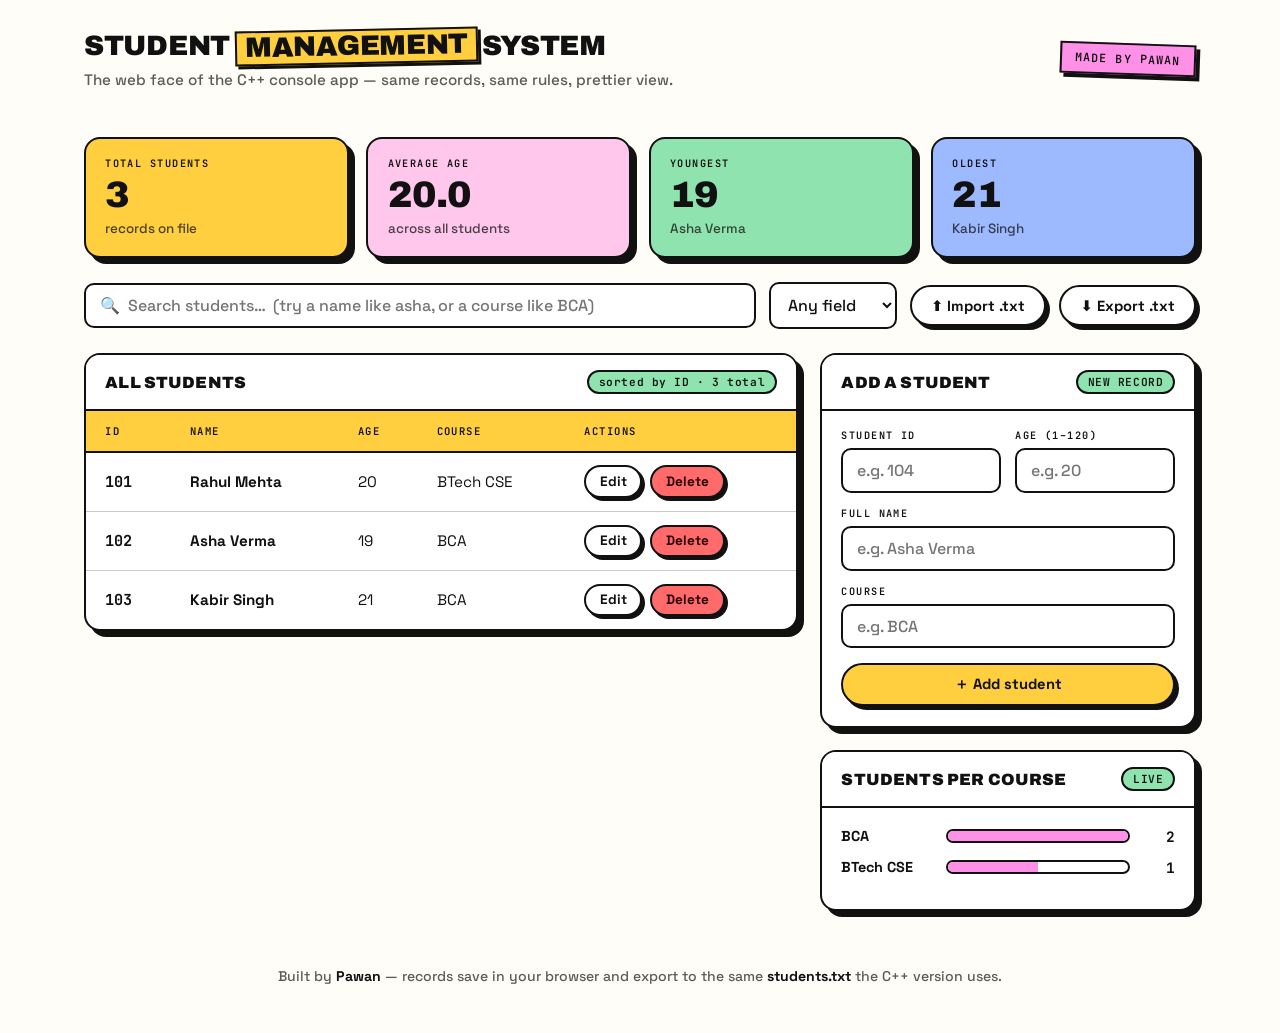
<file: Student Management System/index.html>
<!DOCTYPE html>
<html lang="en">

<head>
    <meta charset="UTF-8">
    <meta name="viewport" content="width=device-width, initial-scale=1.0">
    <title>Student Management System — Web UI</title>
    <meta name="description" content="A web interface for the Student Management System: add, search, update, delete and analyse student records. Data stays compatible with the C++ version's students.txt.">
    <link rel="preconnect" href="https://fonts.googleapis.com">
    <link rel="preconnect" href="https://fonts.gstatic.com" crossorigin>
    <link href="https://fonts.googleapis.com/css2?family=Archivo:wght@700;800;900&family=Space+Grotesk:wght@400;500;600;700&family=JetBrains+Mono:wght@400;600&display=swap" rel="stylesheet">
    <style>
        /* ============================================================
           NEO-BRUTALIST POP — the SMS web UI's own identity.
           Stark white, thick black borders, hard black shadows,
           candy colour blocks, chunky type. Not paper-editorial,
           not blueprint, not glass.
           ============================================================ */

        :root {
            --bg: #fffdf7;
            --card: #ffffff;
            --ink: #111111;
            --muted: #5c5c54;
            --yellow: #ffcf3f;
            --pink: #ff90e8;
            --green: #8fe3ae;
            --blue: #9db9ff;
            --red: #ff6b6b;
            --border: 2px solid #111111;
            --border-thick: 2.5px solid #111111;
            --shadow: 6px 6px 0 #111111;
            --shadow-sm: 4px 4px 0 #111111;
            --ease: cubic-bezier(0.22, 1, 0.36, 1);
        }

        * { box-sizing: border-box; margin: 0; padding: 0; }

        body {
            font-family: "Space Grotesk", "Segoe UI", system-ui, sans-serif;
            background: var(--bg);
            color: var(--ink);
            min-height: 100vh;
        }

        ::selection { background: var(--pink); color: var(--ink); }

        button, input, select { font-family: inherit; }

        .wrap {
            max-width: 1160px;
            margin: 0 auto;
            padding: 1.8rem 1.5rem 3rem;
        }

        /* ---------- header ---------- */

        header.top {
            display: flex;
            align-items: center;
            gap: 1.1rem;
            flex-wrap: wrap;
            padding-bottom: 1.4rem;
            margin-bottom: 1.6rem;
        }

        .brand {
            font-family: "Archivo", "Inter", sans-serif;
            font-size: 1.75rem;
            font-weight: 900;
            letter-spacing: -0.01em;
            text-transform: uppercase;
            line-height: 1.1;
        }

        .brand em {
            font-style: normal;
            background: var(--yellow);
            border: var(--border);
            box-shadow: 3px 3px 0 #111111;
            padding: 0 0.28em;
            display: inline-block;
            transform: rotate(-1.2deg);
        }

        .tagline { color: var(--muted); font-size: 0.95rem; margin-top: 0.4rem; font-weight: 500; }

        .credit {
            margin-left: auto;
        }

        .credit .sticker {
            display: inline-block;
            background: var(--pink);
            border: var(--border);
            box-shadow: var(--shadow-sm);
            padding: 0.4rem 0.8rem;
            font-family: "JetBrains Mono", monospace;
            font-size: 0.72rem;
            font-weight: 600;
            letter-spacing: 0.1em;
            text-transform: uppercase;
            transform: rotate(2deg);
        }

        /* ---------- stat cards ---------- */

        .stats {
            display: grid;
            grid-template-columns: repeat(4, 1fr);
            gap: 1.1rem;
            margin-bottom: 1.5rem;
        }

        @media (max-width: 820px) {
            .stats { grid-template-columns: repeat(2, 1fr); }
        }

        .stat-card {
            border: var(--border-thick);
            border-radius: 16px;
            box-shadow: var(--shadow);
            padding: 1.1rem 1.2rem 1.2rem;
        }

        .stat-card:nth-child(1) { background: var(--yellow); }
        .stat-card:nth-child(2) { background: #ffc7ec; }
        .stat-card:nth-child(3) { background: var(--green); }
        .stat-card:nth-child(4) { background: var(--blue); }

        .stat-card .k {
            font-family: "JetBrains Mono", monospace;
            font-size: 0.64rem;
            font-weight: 600;
            letter-spacing: 0.14em;
            text-transform: uppercase;
            margin-bottom: 0.45rem;
        }

        .stat-card .v {
            font-family: "Archivo", "Inter", sans-serif;
            font-size: 2.3rem;
            font-weight: 900;
            letter-spacing: -0.02em;
            line-height: 1;
        }

        .stat-card .sub {
            font-size: 0.84rem;
            font-weight: 500;
            margin-top: 0.4rem;
            white-space: nowrap;
            overflow: hidden;
            text-overflow: ellipsis;
            opacity: 0.75;
        }

        /* ---------- toolbar ---------- */

        .toolbar {
            display: flex;
            gap: 0.8rem;
            flex-wrap: wrap;
            align-items: center;
            margin-bottom: 1.5rem;
        }

        .toolbar .grow { flex: 1; min-width: 180px; }

        input[type="text"], input[type="number"], select {
            background: var(--card);
            border: var(--border);
            color: var(--ink);
            padding: 0.62rem 0.85rem;
            border-radius: 10px;
            outline: none;
            font: inherit;
            font-weight: 500;
            transition: box-shadow 0.15s ease, transform 0.15s ease;
            width: 100%;
        }

        input:focus, select:focus {
            box-shadow: var(--shadow-sm);
        }

        input:disabled {
            opacity: 0.55;
            background: #e8e4d8;
        }

        select { cursor: pointer; width: auto; }
        .toolbar input[type="text"] { width: 100%; }

        .btn {
            border: var(--border);
            background: var(--card);
            color: var(--ink);
            padding: 0.62rem 1.2rem;
            border-radius: 999px;
            cursor: pointer;
            font: inherit;
            font-weight: 700;
            font-size: 0.92rem;
            white-space: nowrap;
            box-shadow: var(--shadow-sm);
            transition: transform 0.15s var(--ease), box-shadow 0.15s var(--ease), background 0.15s ease;
        }

        .btn:hover { transform: translate(-1px, -1px); box-shadow: 5px 5px 0 #111111; }
        .btn:active { transform: translate(2px, 2px); box-shadow: 1px 1px 0 #111111; }

        .btn.primary {
            background: var(--yellow);
        }

        .btn.danger {
            background: var(--red);
            color: #2b0606;
        }

        .btn.small { padding: 0.36rem 0.85rem; font-size: 0.85rem; box-shadow: 3px 3px 0 #111111; }
        .btn.small:hover { box-shadow: 4px 4px 0 #111111; }

        /* ---------- layout ---------- */

        .grid {
            display: grid;
            grid-template-columns: 1.9fr 1fr;
            gap: 1.4rem;
            align-items: start;
        }

        @media (max-width: 900px) {
            .grid { grid-template-columns: 1fr; }
        }

        .card {
            background: var(--card);
            border: var(--border-thick);
            border-radius: 16px;
            box-shadow: var(--shadow);
            overflow: hidden;
        }

        .card-head {
            display: flex;
            align-items: center;
            justify-content: space-between;
            gap: 1rem;
            padding: 0.95rem 1.2rem;
            border-bottom: var(--border-thick);
            background: var(--card);
        }

        .card-head h2 {
            font-family: "Archivo", "Inter", sans-serif;
            font-size: 1.02rem;
            font-weight: 900;
            text-transform: uppercase;
            letter-spacing: 0.01em;
        }

        .card-head .hint {
            font-family: "JetBrains Mono", monospace;
            font-size: 0.7rem;
            font-weight: 600;
            color: var(--ink);
            background: var(--green);
            border: var(--border);
            border-radius: 999px;
            padding: 0.18rem 0.6rem;
            letter-spacing: 0.05em;
            white-space: nowrap;
        }

        .side { display: flex; flex-direction: column; gap: 1.4rem; }

        /* ---------- table ---------- */

        .table-scroll { overflow-x: auto; }

        table {
            width: 100%;
            border-collapse: collapse;
            font-size: 0.95rem;
        }

        th, td {
            text-align: left;
            padding: 0.8rem 1.2rem;
            border-bottom: 1px solid rgba(17, 17, 17, 0.22);
            white-space: nowrap;
        }

        th {
            font-family: "JetBrains Mono", monospace;
            font-size: 0.66rem;
            letter-spacing: 0.14em;
            text-transform: uppercase;
            font-weight: 600;
            background: var(--yellow);
            border-bottom: var(--border-thick);
        }

        tbody tr { transition: background 0.12s ease; }
        tbody tr:hover { background: #fff7dd; }
        tbody tr:last-child td { border-bottom: none; }

        td.id { font-family: "JetBrains Mono", monospace; font-weight: 700; }
        td.name { font-weight: 700; }

        .row-actions { display: flex; gap: 0.5rem; }

        .empty-state {
            padding: 2.6rem 1.5rem;
            text-align: center;
            color: var(--muted);
            font-weight: 500;
        }

        .empty-state .big { font-size: 1.6rem; margin-bottom: 0.4rem; }

        /* ---------- form ---------- */

        .form { padding: 1.15rem 1.2rem 1.25rem; display: flex; flex-direction: column; gap: 0.9rem; }

        .form label {
            display: block;
            font-family: "JetBrains Mono", monospace;
            font-size: 0.64rem;
            font-weight: 600;
            letter-spacing: 0.14em;
            text-transform: uppercase;
            margin-bottom: 0.35rem;
        }

        .form .two { display: grid; grid-template-columns: 1fr 1fr; gap: 0.9rem; }

        .form-error {
            display: none;
            background: #ffe1e1;
            border: var(--border);
            border-left: 8px solid var(--red);
            border-radius: 8px;
            color: #8f1414;
            padding: 0.6rem 0.8rem;
            font-size: 0.88rem;
            font-weight: 600;
        }

        .form-error.show { display: block; }

        /* ---------- statistics ---------- */

        .stats-body { padding: 1.15rem 1.2rem 1.25rem; }

        .course-row {
            display: grid;
            grid-template-columns: 92px 1fr 2rem;
            align-items: center;
            gap: 0.8rem;
            margin-bottom: 0.75rem;
            font-size: 0.9rem;
        }

        .course-row .cname {
            font-weight: 700;
            white-space: nowrap;
            overflow: hidden;
            text-overflow: ellipsis;
        }

        .bar-track {
            height: 14px;
            background: #ffffff;
            border: var(--border);
            border-radius: 999px;
            overflow: hidden;
        }

        .bar-fill {
            display: block;
            height: 100%;
            background: var(--pink);
            transition: width 0.6s var(--ease);
        }

        .course-row .ccount {
            font-family: "JetBrains Mono", monospace;
            font-weight: 700;
            text-align: right;
        }

        .stats-note { color: var(--muted); font-size: 0.88rem; font-weight: 500; }

        /* ---------- modal + toast ---------- */

        .modal-backdrop {
            position: fixed;
            inset: 0;
            background: rgba(17, 17, 17, 0.45);
            display: none;
            align-items: center;
            justify-content: center;
            z-index: 100;
            padding: 1rem;
        }

        .modal-backdrop.open { display: flex; }

        .modal {
            background: var(--card);
            border: var(--border-thick);
            border-radius: 18px;
            padding: 1.6rem;
            max-width: 420px;
            width: 100%;
            box-shadow: 9px 9px 0 #111111;
        }

        .modal h3 {
            font-family: "Archivo", "Inter", sans-serif;
            font-size: 1.25rem;
            font-weight: 900;
            text-transform: uppercase;
            margin-bottom: 0.6rem;
        }

        .modal p { color: var(--muted); margin-bottom: 1.3rem; line-height: 1.55; font-weight: 500; }
        .modal .btns { display: flex; gap: 0.7rem; justify-content: flex-end; }

        .toast {
            position: fixed;
            left: 50%;
            bottom: 1.4rem;
            transform: translate(-50%, 20px);
            background: var(--yellow);
            border: var(--border);
            border-radius: 999px;
            box-shadow: var(--shadow-sm);
            color: var(--ink);
            font-family: "JetBrains Mono", monospace;
            font-size: 0.88rem;
            font-weight: 600;
            padding: 0.75rem 1.2rem;
            opacity: 0;
            pointer-events: none;
            transition: opacity 0.3s ease, transform 0.3s var(--ease);
            z-index: 200;
            max-width: 92vw;
        }

        .toast.show { opacity: 1; transform: translate(-50%, 0); }
        .toast.error { background: var(--red); color: #2b0606; }

        footer {
            margin-top: 2.4rem;
            padding-top: 1.15rem;
            text-align: center;
            color: var(--muted);
            font-size: 0.88rem;
            font-weight: 500;
        }

        footer b { color: var(--ink); }
    </style>
</head>

<body>
    <div class="wrap">
        <header class="top">
            <div>
                <div class="brand">Student <em>Management</em> System</div>
                <div class="tagline">The web face of the C++ console app — same records, same rules, prettier view.</div>
            </div>
            <div class="credit"><span class="sticker">Made by Pawan</span></div>
        </header>

        <!-- summary cards -->
        <section class="stats" aria-label="Summary">
            <div class="stat-card">
                <div class="k">Total students</div>
                <div class="v" id="stat-total">0</div>
                <div class="sub">records on file</div>
            </div>
            <div class="stat-card">
                <div class="k">Average age</div>
                <div class="v" id="stat-avg">—</div>
                <div class="sub">across all students</div>
            </div>
            <div class="stat-card">
                <div class="k">Youngest</div>
                <div class="v" id="stat-young">—</div>
                <div class="sub" id="stat-young-sub">&nbsp;</div>
            </div>
            <div class="stat-card">
                <div class="k">Oldest</div>
                <div class="v" id="stat-old">—</div>
                <div class="sub" id="stat-old-sub">&nbsp;</div>
            </div>
        </section>

        <!-- toolbar -->
        <div class="toolbar">
            <div class="grow"><input type="text" id="search-input" placeholder="🔍  Search students…  (try a name like asha, or a course like BCA)" aria-label="Search students"></div>
            <select id="search-by" aria-label="Search field">
                <option value="any">Any field</option>
                <option value="id">By ID</option>
                <option value="name">By name</option>
                <option value="course">By course</option>
            </select>
            <button class="btn" id="import-btn" title="Load a students.txt saved by the C++ app (or exported from here)">⬆ Import .txt</button>
            <button class="btn" id="export-btn" title="Download students.txt — the C++ app can read this exact file">⬇ Export .txt</button>
            <input type="file" id="import-file" accept=".txt,text/plain" hidden>
        </div>

        <div class="grid">
            <!-- records table -->
            <section class="card">
                <div class="card-head">
                    <h2 id="table-title">All students</h2>
                    <span class="hint" id="table-hint">sorted by ID</span>
                </div>
                <div class="table-scroll">
                    <table>
                        <thead>
                            <tr>
                                <th>ID</th>
                                <th>Name</th>
                                <th>Age</th>
                                <th>Course</th>
                                <th>Actions</th>
                            </tr>
                        </thead>
                        <tbody id="tbody"></tbody>
                    </table>
                    <div class="empty-state" id="empty-state" hidden>
                        <div class="big">🗂️</div>
                        <div id="empty-text">No students yet — add the first one with the form.</div>
                    </div>
                </div>
            </section>

            <div class="side">
                <!-- add / edit form -->
                <section class="card">
                    <div class="card-head">
                        <h2 id="form-title">Add a student</h2>
                        <span class="hint" id="form-mode">NEW RECORD</span>
                    </div>
                    <form class="form" id="student-form" novalidate>
                        <div class="form-error" id="form-error"></div>
                        <div class="two">
                            <div>
                                <label for="f-id">Student ID</label>
                                <input type="number" id="f-id" min="1" placeholder="e.g. 104">
                            </div>
                            <div>
                                <label for="f-age">Age (1–120)</label>
                                <input type="number" id="f-age" min="1" max="120" placeholder="e.g. 20">
                            </div>
                        </div>
                        <div>
                            <label for="f-name">Full name</label>
                            <input type="text" id="f-name" placeholder="e.g. Asha Verma">
                        </div>
                        <div>
                            <label for="f-course">Course</label>
                            <input type="text" id="f-course" placeholder="e.g. BCA">
                        </div>
                        <button type="submit" class="btn primary" id="form-submit">＋ Add student</button>
                        <button type="button" class="btn" id="form-cancel" hidden>Cancel editing</button>
                    </form>
                </section>

                <!-- statistics -->
                <section class="card">
                    <div class="card-head">
                        <h2>Students per course</h2>
                        <span class="hint">LIVE</span>
                    </div>
                    <div class="stats-body" id="course-stats">
                        <p class="stats-note">No courses yet.</p>
                    </div>
                </section>
            </div>
        </div>

        <footer>Built by <b>Pawan</b> — records save in your browser and export to the same <b>students.txt</b> the C++ version uses.</footer>
    </div>

    <!-- delete confirmation -->
    <div class="modal-backdrop" id="modal">
        <div class="modal" role="dialog" aria-modal="true" aria-labelledby="modal-title">
            <h3 id="modal-title">Delete this student?</h3>
            <p id="modal-text"></p>
            <div class="btns">
                <button class="btn" id="modal-cancel">Keep record</button>
                <button class="btn danger" id="modal-confirm">Yes, delete</button>
            </div>
        </div>
    </div>

    <div class="toast" id="toast" role="status"></div>

    <script>
        "use strict";

        /* ============================================================
           Student Management System — web UI
           A browser companion to StudentManagementSystem.cpp.
           Same data (students.txt: id,name,age,course), same rules:
           unique IDs, age 1-120, no commas inside name/course,
           records always shown sorted by ID.
           Records persist in this browser (localStorage) and can be
           imported from / exported to the C++ app's students.txt.
           ============================================================ */

        const STORAGE_KEY = "sms-web-students-v1";

        const DEMO = [
            { id: 101, name: "Rahul Mehta", age: 20, course: "BTech CSE" },
            { id: 102, name: "Asha Verma", age: 19, course: "BCA" },
            { id: 103, name: "Kabir Singh", age: 21, course: "BCA" }
        ];

        let students = load();
        let editingId = null;   // null = adding, otherwise the ID being edited
        let pendingDelete = null;

        // ---------- persistence ----------

        function load() {
            try {
                const raw = localStorage.getItem(STORAGE_KEY);
                if (raw === null) return DEMO.slice(); // first visit: demo data
                const parsed = JSON.parse(raw);
                return Array.isArray(parsed) ? parsed : [];
            } catch (e) {
                return [];
            }
        }

        function save() {
            localStorage.setItem(STORAGE_KEY, JSON.stringify(students));
        }

        function sorted() {
            return students.slice().sort((a, b) => a.id - b.id);
        }

        // ---------- tiny helpers ----------

        const $ = (id) => document.getElementById(id);

        function esc(s) {
            return String(s).replace(/[&<>"']/g, (c) => ({
                "&": "&amp;", "<": "&lt;", ">": "&gt;", '"': "&quot;", "'": "&#39;"
            }[c]));
        }

        let toastTimer = null;
        function toast(message, isError) {
            const t = $("toast");
            t.textContent = message;
            t.classList.toggle("error", !!isError);
            t.classList.add("show");
            clearTimeout(toastTimer);
            toastTimer = setTimeout(() => t.classList.remove("show"), 3200);
        }

        // ---------- rendering ----------

        function currentFilter() {
            const q = $("search-input").value.trim().toLowerCase();
            const by = $("search-by").value;
            if (!q) return sorted();
            return sorted().filter((s) => {
                if (by === "id") return String(s.id).includes(q);
                if (by === "name") return s.name.toLowerCase().includes(q);
                if (by === "course") return s.course.toLowerCase().includes(q);
                return String(s.id).includes(q)
                    || s.name.toLowerCase().includes(q)
                    || s.course.toLowerCase().includes(q);
            });
        }

        function render() {
            renderSummary();
            renderTable();
            renderCourseStats();
        }

        function renderSummary() {
            $("stat-total").textContent = students.length;
            if (students.length === 0) {
                $("stat-avg").textContent = "—";
                $("stat-young").textContent = "—";
                $("stat-old").textContent = "—";
                $("stat-young-sub").innerHTML = "&nbsp;";
                $("stat-old-sub").innerHTML = "&nbsp;";
                return;
            }
            const avg = students.reduce((sum, s) => sum + s.age, 0) / students.length;
            let young = students[0], old = students[0];
            for (const s of students) {
                if (s.age < young.age) young = s;
                if (s.age > old.age) old = s;
            }
            $("stat-avg").textContent = avg.toFixed(1);
            $("stat-young").textContent = young.age;
            $("stat-young-sub").textContent = young.name;
            $("stat-old").textContent = old.age;
            $("stat-old-sub").textContent = old.name;
        }

        function renderTable() {
            const rows = currentFilter();
            const searching = $("search-input").value.trim() !== "";
            $("table-title").textContent = searching ? "Search results" : "All students";
            $("table-hint").textContent = searching
                ? rows.length + " match(es)"
                : "sorted by ID · " + students.length + " total";

            const tbody = $("tbody");
            tbody.innerHTML = rows.map((s) =>
                "<tr>" +
                '<td class="id">' + s.id + "</td>" +
                '<td class="name">' + esc(s.name) + "</td>" +
                "<td>" + s.age + "</td>" +
                "<td>" + esc(s.course) + "</td>" +
                '<td><div class="row-actions">' +
                '<button class="btn small" data-edit="' + s.id + '">Edit</button>' +
                '<button class="btn small danger" data-del="' + s.id + '">Delete</button>' +
                "</div></td>" +
                "</tr>"
            ).join("");

            $("empty-state").hidden = rows.length !== 0;
            $("empty-text").textContent = searching
                ? "No students match that search."
                : "No students yet — add the first one with the form.";
        }

        function renderCourseStats() {
            const box = $("course-stats");
            if (students.length === 0) {
                box.innerHTML = '<p class="stats-note">No courses yet.</p>';
                return;
            }
            // Group case-insensitively, like the C++ app; keep the first spelling seen.
            const groups = new Map();
            for (const s of sorted()) {
                const key = s.course.toLowerCase();
                if (!groups.has(key)) groups.set(key, { label: s.course, count: 0 });
                groups.get(key).count++;
            }
            const list = Array.from(groups.values()).sort((a, b) => b.count - a.count);
            const max = list[0].count;
            box.innerHTML = list.map((g) =>
                '<div class="course-row">' +
                '<span class="cname" title="' + esc(g.label) + '">' + esc(g.label) + "</span>" +
                '<span class="bar-track"><span class="bar-fill" style="width:' + Math.round(g.count / max * 100) + '%"></span></span>' +
                '<span class="ccount">' + g.count + "</span>" +
                "</div>"
            ).join("");
        }

        // ---------- validation (same rules as the C++ app) ----------

        function formError(message) {
            const box = $("form-error");
            box.textContent = message;
            box.classList.add("show");
        }

        function clearFormError() {
            $("form-error").classList.remove("show");
        }

        // Returns a clean student object, or shows the error and returns null.
        function readForm() {
            const idRaw = $("f-id").value.trim();
            const name = $("f-name").value.trim();
            const ageRaw = $("f-age").value.trim();
            const course = $("f-course").value.trim();

            const id = Number(idRaw);
            if (idRaw === "" || !Number.isInteger(id) || id <= 0) {
                formError("[!] Enter a valid student ID (a positive whole number).");
                return null;
            }
            if (name === "") { formError("[!] Name cannot be empty."); return null; }
            if (name.includes(",")) {
                formError("[!] Commas aren't allowed in the name — they'd break the students.txt save file.");
                return null;
            }
            const age = Number(ageRaw);
            if (ageRaw === "" || !Number.isInteger(age) || age < 1 || age > 120) {
                formError("[!] Age must be a whole number between 1 and 120.");
                return null;
            }
            if (course === "") { formError("[!] Course cannot be empty."); return null; }
            if (course.includes(",")) {
                formError("[!] Commas aren't allowed in the course — they'd break the students.txt save file.");
                return null;
            }
            // Duplicate IDs are rejected — except the record being edited itself.
            if (students.some((s) => s.id === id && s.id !== editingId)) {
                formError("[!] A student with ID " + id + " already exists.");
                return null;
            }
            return { id, name, age, course };
        }

        // ---------- add / edit ----------

        function setFormMode() {
            const editing = editingId !== null;
            $("form-title").textContent = editing ? "Edit student" : "Add a student";
            $("form-mode").textContent = editing ? "EDITING ID " + editingId : "NEW RECORD";
            $("form-submit").textContent = editing ? "✓ Save changes" : "＋ Add student";
            $("form-cancel").hidden = !editing;
            $("f-id").disabled = editing; // IDs don't change, same as the C++ app
        }

        function resetForm() {
            editingId = null;
            $("student-form").reset();
            $("f-id").disabled = false;
            clearFormError();
            setFormMode();
        }

        $("student-form").addEventListener("submit", (e) => {
            e.preventDefault();
            const s = readForm();
            if (!s) return;
            if (editingId === null) {
                students.push(s);
                toast("[OK] " + s.name + " (ID " + s.id + ") added.");
            } else {
                const i = students.findIndex((x) => x.id === editingId);
                if (i !== -1) students[i] = s;
                toast("[OK] Record for ID " + s.id + " updated.");
            }
            save();
            const keepSearch = $("search-input").value;
            resetForm();
            $("search-input").value = keepSearch;
            render();
        });

        $("form-cancel").addEventListener("click", resetForm);

        // ---------- table actions (edit / delete) ----------

        $("tbody").addEventListener("click", (e) => {
            const editBtn = e.target.closest("[data-edit]");
            const delBtn = e.target.closest("[data-del]");
            if (editBtn) {
                const s = students.find((x) => x.id === Number(editBtn.dataset.edit));
                if (!s) return;
                editingId = s.id;
                $("f-id").value = s.id;
                $("f-name").value = s.name;
                $("f-age").value = s.age;
                $("f-course").value = s.course;
                clearFormError();
                setFormMode();
                $("f-name").focus();
                window.scrollTo({ top: 0, behavior: "smooth" });
            }
            if (delBtn) {
                const s = students.find((x) => x.id === Number(delBtn.dataset.del));
                if (!s) return;
                pendingDelete = s;
                $("modal-text").textContent =
                    "Remove " + s.name + " (ID " + s.id + ", " + s.course + ") from the records? This cannot be undone.";
                $("modal").classList.add("open");
            }
        });

        $("modal-cancel").addEventListener("click", () => {
            pendingDelete = null;
            $("modal").classList.remove("open");
        });

        $("modal-confirm").addEventListener("click", () => {
            if (!pendingDelete) return;
            students = students.filter((s) => s.id !== pendingDelete.id);
            if (editingId === pendingDelete.id) resetForm();
            toast("[OK] Record deleted. " + students.length + " record(s) remain.");
            pendingDelete = null;
            $("modal").classList.remove("open");
            save();
            render();
        });

        $("modal").addEventListener("click", (e) => {
            if (e.target === $("modal")) {
                pendingDelete = null;
                $("modal").classList.remove("open");
            }
        });

        // ---------- search ----------

        $("search-input").addEventListener("input", renderTable);
        $("search-by").addEventListener("change", renderTable);

        // ---------- import / export students.txt ----------

        // Parses the C++ app's CSV with the same strictness as its loader:
        // BOM tolerated, whole-number IDs/ages only, extra fields rejected,
        // malformed lines skipped rather than crashing the import.
        function parseStudentsTxt(text) {
            if (text.charCodeAt(0) === 0xFEFF) text = text.slice(1);
            const out = [];
            const seen = new Set();
            for (const rawLine of text.split(/\r?\n/)) {
                const line = rawLine.trim();
                if (!line) continue;
                const parts = line.split(",");
                if (parts.length !== 4) continue;
                const idStr = parts[0].trim(), name = parts[1].trim();
                const ageStr = parts[2].trim(), course = parts[3].trim();
                if (!/^-?\d+$/.test(idStr) || !/^-?\d+$/.test(ageStr)) continue;
                const id = parseInt(idStr, 10), age = parseInt(ageStr, 10);
                if (!name || !course) continue;
                if (age < 1 || age > 120) continue;
                if (seen.has(id)) continue;
                seen.add(id);
                out.push({ id, name, age, course });
            }
            return out;
        }

        function toStudentsTxt() {
            return sorted().map((s) => [s.id, s.name, s.age, s.course].join(",")).join("\n") + "\n";
        }

        $("import-btn").addEventListener("click", () => $("import-file").click());

        $("import-file").addEventListener("change", (e) => {
            const file = e.target.files[0];
            e.target.value = "";
            if (!file) return;
            const reader = new FileReader();
            reader.onload = () => {
                const parsed = parseStudentsTxt(String(reader.result || ""));
                if (parsed.length === 0) {
                    toast("[!] No valid records found in that file.", true);
                    return;
                }
                students = parsed;
                resetForm();
                save();
                render();
                toast("[OK] Imported " + parsed.length + " student(s) from " + file.name + ".");
            };
            reader.readAsText(file);
        });

        $("export-btn").addEventListener("click", () => {
            if (students.length === 0) {
                toast("[!] Nothing to export yet.", true);
                return;
            }
            const blob = new Blob([toStudentsTxt()], { type: "text/plain" });
            const url = URL.createObjectURL(blob);
            const a = document.createElement("a");
            a.href = url;
            a.download = "students.txt";
            a.click();
            URL.revokeObjectURL(url);
            toast("[OK] students.txt downloaded — the C++ app can read it directly.");
        });

        // ---------- go ----------

        setFormMode();
        render();
    </script>
</body>

</html>
</file>
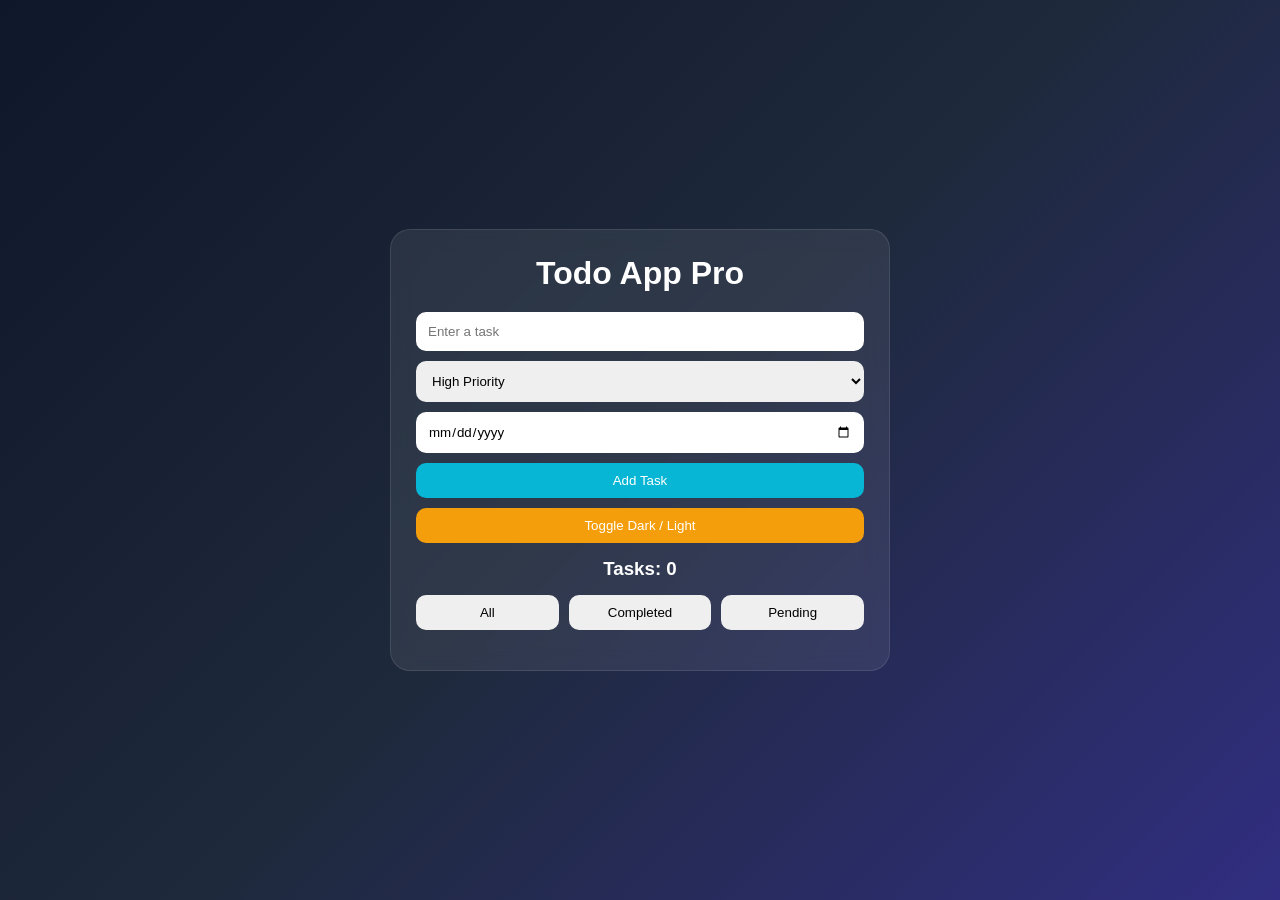
<file: To-Do-App/index.html>
<!DOCTYPE html>
<html lang="en">
<head>
    <meta charset="UTF-8">
    <meta name="viewport" content="width=device-width, initial-scale=1.0">
    <title>Todo App Pro</title>
    <link rel="stylesheet" href="style.css">
</head>
<body>

<div class="container">

    <h1>Todo App Pro</h1>

    <div class="input-box">
        <input type="text" id="taskInput" placeholder="Enter a task">

        <select id="priority">
            <option value="High">High Priority</option>
            <option value="Medium">Medium Priority</option>
            <option value="Low">Low Priority</option>
        </select>

        <input type="date" id="dueDate">

        <button id="addBtn">Add Task</button>

        <button id="themeBtn">Toggle Dark / Light</button>
    </div>

    <h3 id="taskCount">Tasks: 0</h3>

    <div class="filters">
        <button onclick="filterTasks('all')">All</button>
        <button onclick="filterTasks('completed')">Completed</button>
        <button onclick="filterTasks('pending')">Pending</button>
    </div>

    <ul id="taskList"></ul>

</div>

<script src="script.js"></script>

</body>
</html>
</file>
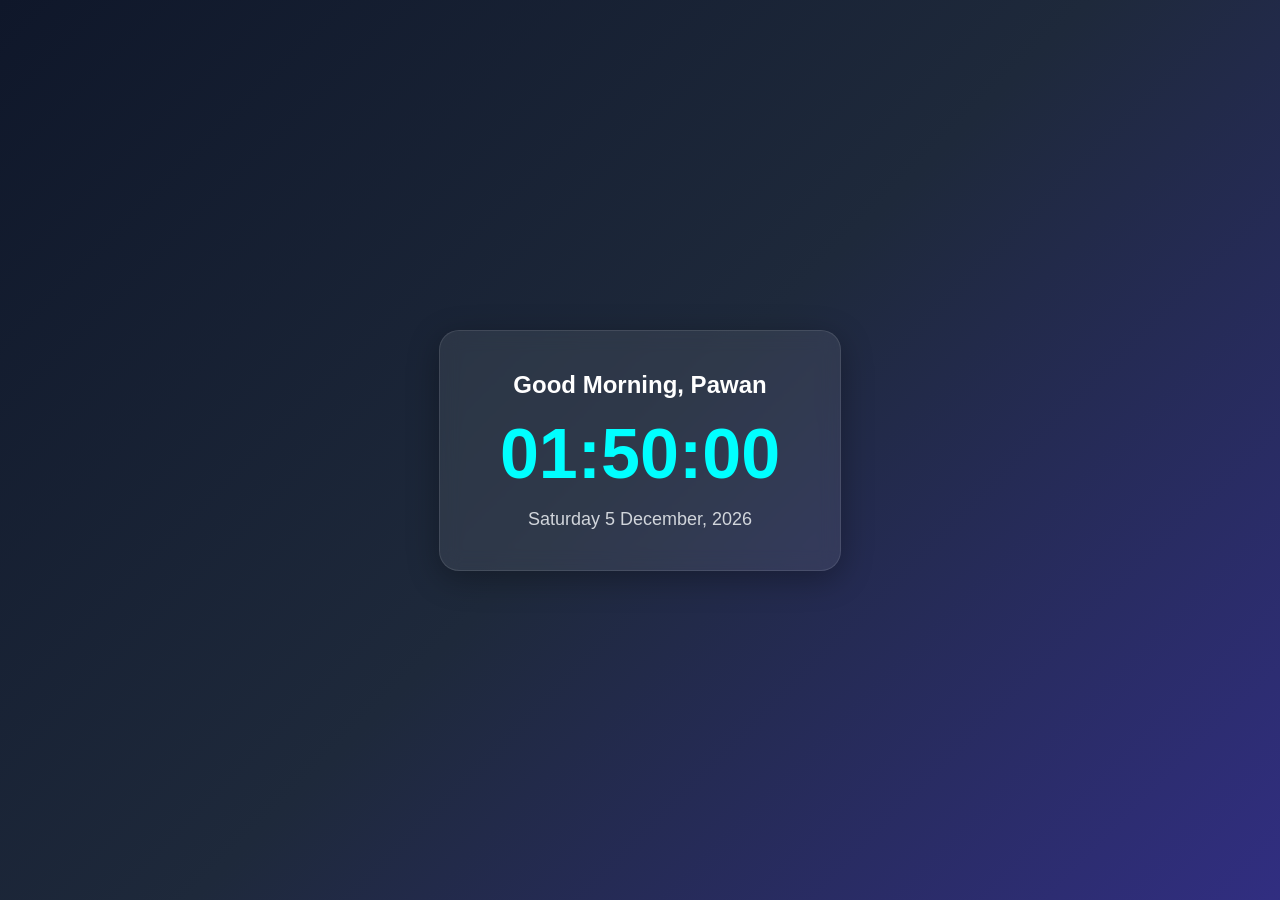
<file: Mini-Projects/Digital Clock/index.html>
<!DOCTYPE html>
<html lang="en">
<head>
    <meta charset="UTF-8">
    <meta name="viewport" content="width=device-width, initial-scale=1.0">
    <title>Digital Clock</title>
    <link rel="stylesheet" href="style.css">
</head>
<body>

    <div class="clock-container">
        <h2 id="greeting">Good Morning</h2>
        <h1 id="time">00:00:00</h1>
        <p id="date">Sunday, 1 January 2026</p>
    </div>

    <script src="script.js"></script>

</body>
</html>
</file>
<file: To-Do-App/style.css>
*{
    margin:0;
    padding:0;
    box-sizing:border-box;
    font-family:Arial,sans-serif;
}

body{
    min-height:100vh;
    display:flex;
    justify-content:center;
    align-items:center;
    background:linear-gradient(
        135deg,
        #0f172a,
        #1e293b,
        #312e81
    );
    padding:20px;
}

.container{
    width:500px;
    padding:25px;
    border-radius:20px;
    background:rgba(255,255,255,0.08);
    backdrop-filter:blur(10px);
    border:1px solid rgba(255,255,255,0.1);
    color:white;
}

h1{
    text-align:center;
    margin-bottom:20px;
}

.input-box{
    display:flex;
    flex-direction:column;
    gap:10px;
}

input,
select{
    padding:12px;
    border:none;
    border-radius:10px;
}

button{
    padding:10px;
    border:none;
    border-radius:10px;
    cursor:pointer;
}

#addBtn{
    background:#06b6d4;
    color:white;
}

#themeBtn{
    background:#f59e0b;
    color:white;
}

.filters{
    display:flex;
    gap:10px;
    margin:15px 0;
}

.filters button{
    flex:1;
}

ul{
    list-style:none;
}

li{
    margin-top:10px;
    padding:12px;
    border-radius:10px;
    background:rgba(255,255,255,0.1);

    display:flex;
    justify-content:space-between;
    align-items:center;
}

.task-text{
    font-weight:bold;
}

.completed .task-text{
    text-decoration:line-through;
    opacity:0.6;
}

.actions{
    display:flex;
    gap:5px;
}

.complete-btn{
    background:#22c55e;
    color:white;
}

.delete-btn{
    background:#ef4444;
    color:white;
}

#taskCount{
    margin-top:15px;
    text-align:center;
}

small{
    opacity:0.8;
}

.light-mode{
    background:#f3f4f6;
}

.light-mode .container{
    background:white;
    color:black;
}
</file>
<file: Mini-Projects/Digital Clock/style.css>
*{
    margin:0;
    padding:0;
    box-sizing:border-box;
    font-family:Arial, sans-serif;
}

body{
    height:100vh;
    display:flex;
    justify-content:center;
    align-items:center;

    background:linear-gradient(
        135deg,
        #0f172a,
        #1e293b,
        #312e81
    );
}

.clock-container{
    text-align:center;

    padding:40px 60px;

    background:rgba(255,255,255,0.08);

    backdrop-filter:blur(10px);

    border:1px solid rgba(255,255,255,0.1);

    border-radius:20px;

    box-shadow:0 8px 32px rgba(0,0,0,0.3);

    transition:all 0.3s ease;
}

.clock-container:hover{
    transform:translateY(-5px);
}

#greeting{
    color:#ffffff;
    margin-bottom:15px;
}

#time{
    color:#00ffff;
    font-size:70px;
    margin-bottom:15px;
}

#date{
    color:#d1d5db;
    font-size:18px;
}
</file>
